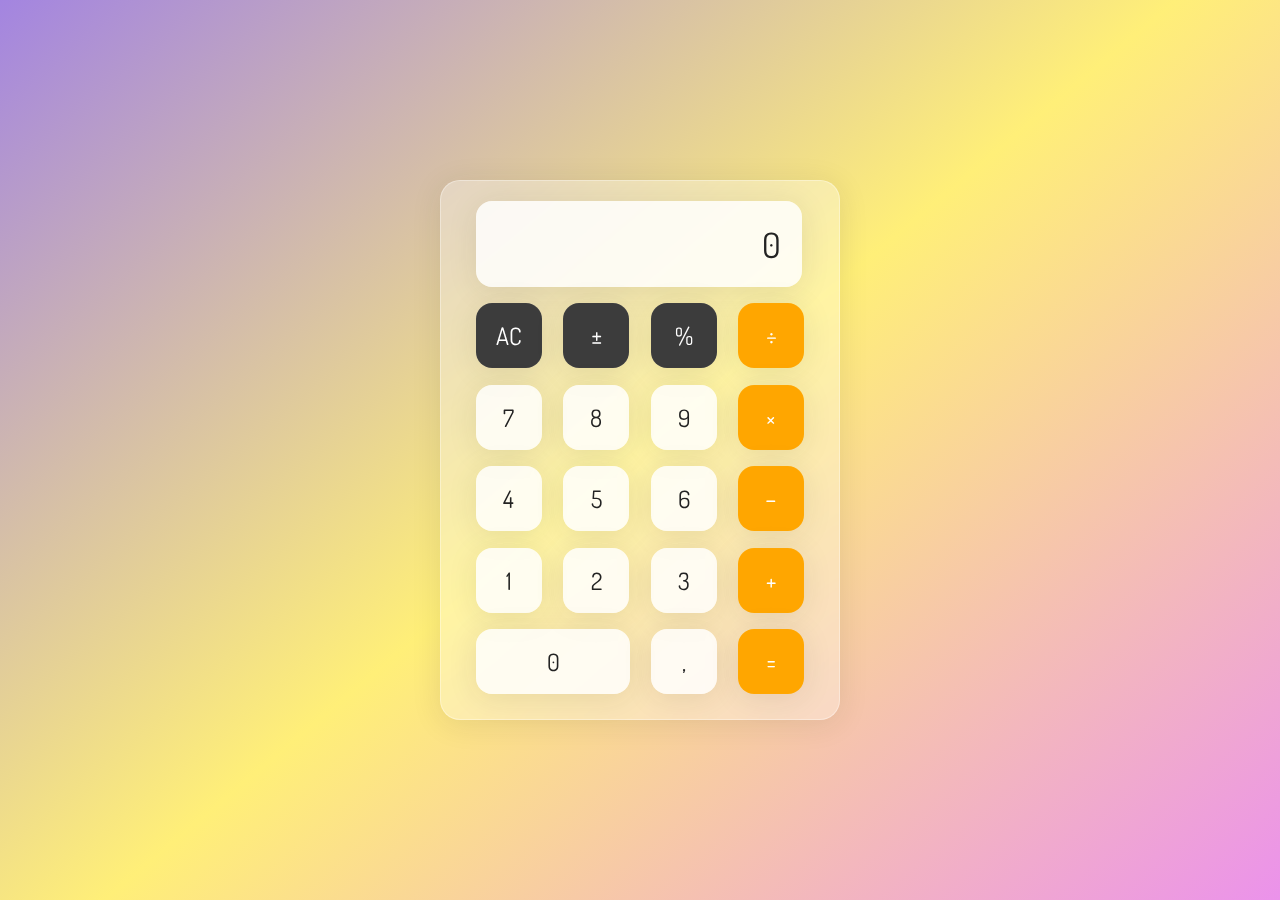
<file: Calculator/index.html>
<!DOCTYPE html>
<html lang="en">
<head>
    <meta charset="UTF-8">
    <meta name="viewport" content="width=device-width, initial-scale=1.0">
    <link rel="stylesheet" href="style.css">    
    <title>Calculator</title>
</head>
<body>
    <div class="wrapper">
        <div class="screen">
            0
        </div>
        
        <section class="calc-buttons">
            <div class="button-row">
                <button class="calc-button first">
                    AC
                </button>
                <button class="calc-button first">
                    &plusmn;
                </button>
                <button class="calc-button first">
                    &percnt;
                </button>
                <button class="calc-button first">
                    &divide;
                </button>
            </div>
    
            <div class="button-row">
                <button class="calc-button">
                    7
                </button>
                <button class="calc-button">
                    8
                </button>
                <button class="calc-button">
                    9
                </button>
                <button class="calc-button">
                    &times;
                </button>
            </div>
    
            <div class="button-row">
                <button class="calc-button">
                    4
                </button>
                <button class="calc-button">
                    5
                </button>
                <button class="calc-button">
                    6
                </button>
                <button class="calc-button">
                    &minus;
                </button>
            </div>
    
            <div class="button-row">
                <button class="calc-button">
                    1
                </button>
                <button class="calc-button">
                    2
                </button>
                <button class="calc-button">
                    3
                </button>
                <button class="calc-button">
                    &plus;
                </button>
            </div>
    
            <div class="button-row">
                <button class="calc-button double">
                    0
                </button>
    
                <button class="calc-button">
                    ,
                </button>
                <button class="calc-button">
                    &equals;
                </button>
            </div>
        </section>
        
    </div>






    <script src="app.js"></script>
</body>
</html>
</file>
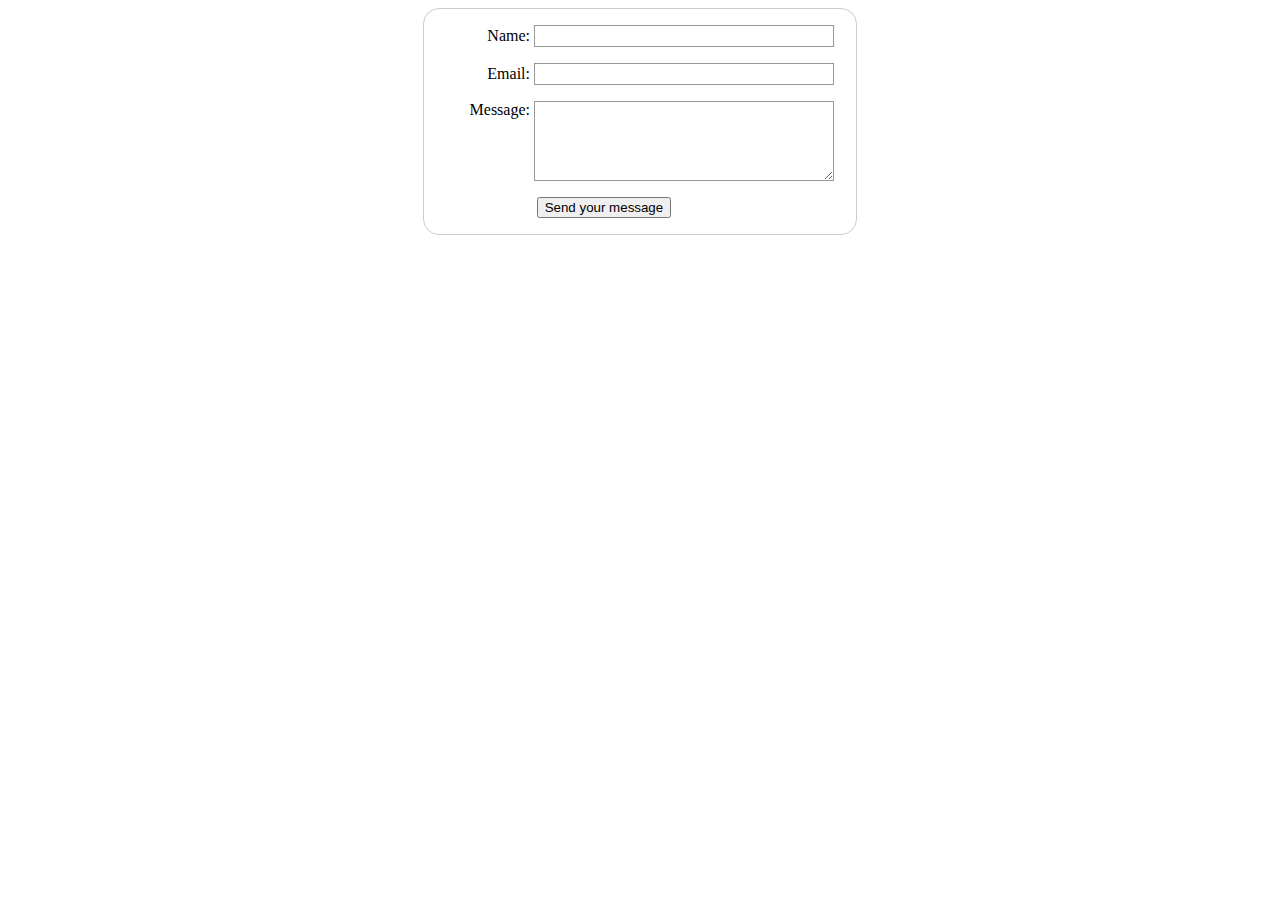
<file: Test/index.html>
<!DOCTYPE html>
<html lang="en">
<head>
    <meta charset="UTF-8">
    <meta name="viewport" content="width=device-width, initial-scale=1.0">
    <link rel="stylesheet" href="style.css">
    <title>Document</title>
</head>
<body>
    <form action="/form-page" method="post">
        <ul>
            <li>
                <label for="name">
                    Name:
                </label>
                <input type="text" id="name" name="user_name" />
            </li>
            <li>
                <label for="email">
                    Email:
                </label>
                <input type="email" id="email" name="user_email" />
            </li>
            <li>
                <label for="msg">
                    Message:
                </label>
                <textarea id="msg" name="user_message"></textarea>    
            </li>
            <li class="button">
                <button type="submit">Send your message</button>
            </li>
        </ul>


    </form>
    
</body>
</html>
</file>
<file: Calculator/style.css>
@import url('https://fonts.googleapis.com/css2?family=Dosis:wght@400;700&display=swap');

html{
    box-sizing: border-box;
    height: 100%
}

*,
*::before,
*::after{
    box-sizing: inherit;
    margin: 0;
    padding: 0;
}

body{
    align-items: center;
    background: linear-gradient(320deg, #eb92eb, #ffef78, #63c9);
    display: flex;
    font-family: 'Dosis', sans-serif;
    font-display: swap;
    height: inherit;
    justify-content: center;

}

.wrapper{
    backdrop-filter: blur(5.5px);
    -webkit-backdrop-filter: blur(5.5px);
    background: rgba(255,255,255,0.75);
    border: 2px solid rgba(255,255,255,0.01);
    border-radius: 20px;
    box-shadow: 0 4px 30px rgba(35, 35, 35, 0.1);
    color: #232323;
    backdrop-filter: blur(4px);
    -webkit-backdrop-filter: blur(4px);
    background: rgba(255, 255, 255, 0.32);
    border: 1px solid rgba(255, 255, 255, 0.35);
    flex-basis: 400px;
    height: 540px;
    padding: 20px 35px;
}

.screen{
    backdrop-filter: blur(5.5px);
    -webkit-backdrop-filter: blur(5.5px);
    background: rgba(255, 255, 255, 0.75);
    border: 1px solid rgba(255, 255, 255, 0.01);
    border-radius: 16px;
    box-shadow: 0 4px 30px rgba(35,35,35,0.1);
    text-align: right;
    font-size: 35px;
    color: #232323;
    overflow: auto;
    padding: 20px;
    width: 326px;

}

.button-row{
    display: flex;
    justify-content: space-between;
    margin: 5% 0;
}

.calc-button{
    backdrop-filter: blur(5.5px);
    -webkit-backdrop-filter: blur(5.5px);
    background: rgba(255, 255, 255, 0.75);
    border: 1px solid rgba(255,255,255,0.01);
    border-radius: 16px;
    box-shadow: 0 4px 30px rgba(35, 35, 35, 0.1);
    color: #232323;
    flex-basis: 20%;
    font-family: inherit;
    font-size: 24px;
    height: 65px;
}

.calc-button:last-child{
    backdrop-filter: blur(5.5px);
    -webkit-backdrop-filter: blur(5.5px);
    background: rgba(255, 255, 255, 0.75);
    border: 1px solid rgba(255,255,255,0.01);
    border-radius: 16px;
    box-shadow: 0 4px 30px rgba(35, 35, 35, 0.1);
    color:#fff;
    background: rgb(255, 166, 0);
}

.calc-buttons:first-child{
    backdrop-filter: blur(5.5px);
    -webkit-backdrop-filter: blur(5.5px);
    background: rgba(255, 255, 255, 0.75);
    border: 1px solid rgba(255,255,255,0.01);
    border-radius: 16px;
    box-shadow: 0 4px 30px rgba(35, 35, 35, 0.1);
    color:#fff;
    background: rgb(255, 166, 0);
}

.first{
    backdrop-filter: blur(5.5px);
    -webkit-backdrop-filter: blur(5.5px);
    background: rgba(255, 255, 255, 0.75);
    border: 1px solid rgba(255,255,255,0.01);
    border-radius: 16px;
    box-shadow: 0 4px 30px rgba(35, 35, 35, 0.1);
    color:#fff;
    background: rgb(60, 60, 60);
}
.first:hover{
    background-color: inherit;
    color: inherit
}

.calc-button:last-child:hover{
    background-color: inherit;
    color: inherit;
}

.calc-button:hover{
    background-color: inherit;
}

.calc-button:active{
    background-color: #ffef78;
}

.double{
    flex-basis: 47%;
}
</file>
<file: Test/style.css>
form {
    /* Center the form on the page */
    margin: 0 auto;
    width: 400px;
    /* Form outline */
    padding: 1em;
    border: 1px solid #ccc;
    border-radius: 1em;
  }
  
  ul {
    list-style: none;
    padding: 0;
    margin: 0;
  }
  
  form li + li {
    margin-top: 1em;
  }
  
  label {
    /* Uniform size & alignment */
    display: inline-block;
    width: 90px;
    text-align: right;
  }
  
  input,
  textarea {
    /* To make sure that all text fields have the same font settings
       By default, textareas have a monospace font */
    font: 1em sans-serif;
  
    /* Uniform text field size */
    width: 300px;
    box-sizing: border-box;
  
    /* Match form field borders */
    border: 1px solid #999;
  }
  
  input:focus,
  textarea:focus {
    /* Additional highlight for focused elements */
    border-color: #000;
  }
  
  textarea {
    /* Align multiline text fields with their labels */
    vertical-align: top;
  
    /* Provide space to type some text */
    height: 5em;
  }
  
  .button {
    /* Align buttons with the text fields */
    padding-left: 90px; /* same size as the label elements */
  }
  
  button {
    /* This extra margin represent roughly the same space as the space
       between the labels and their text fields */
    margin-left: 0.5em;
  }
</file>
